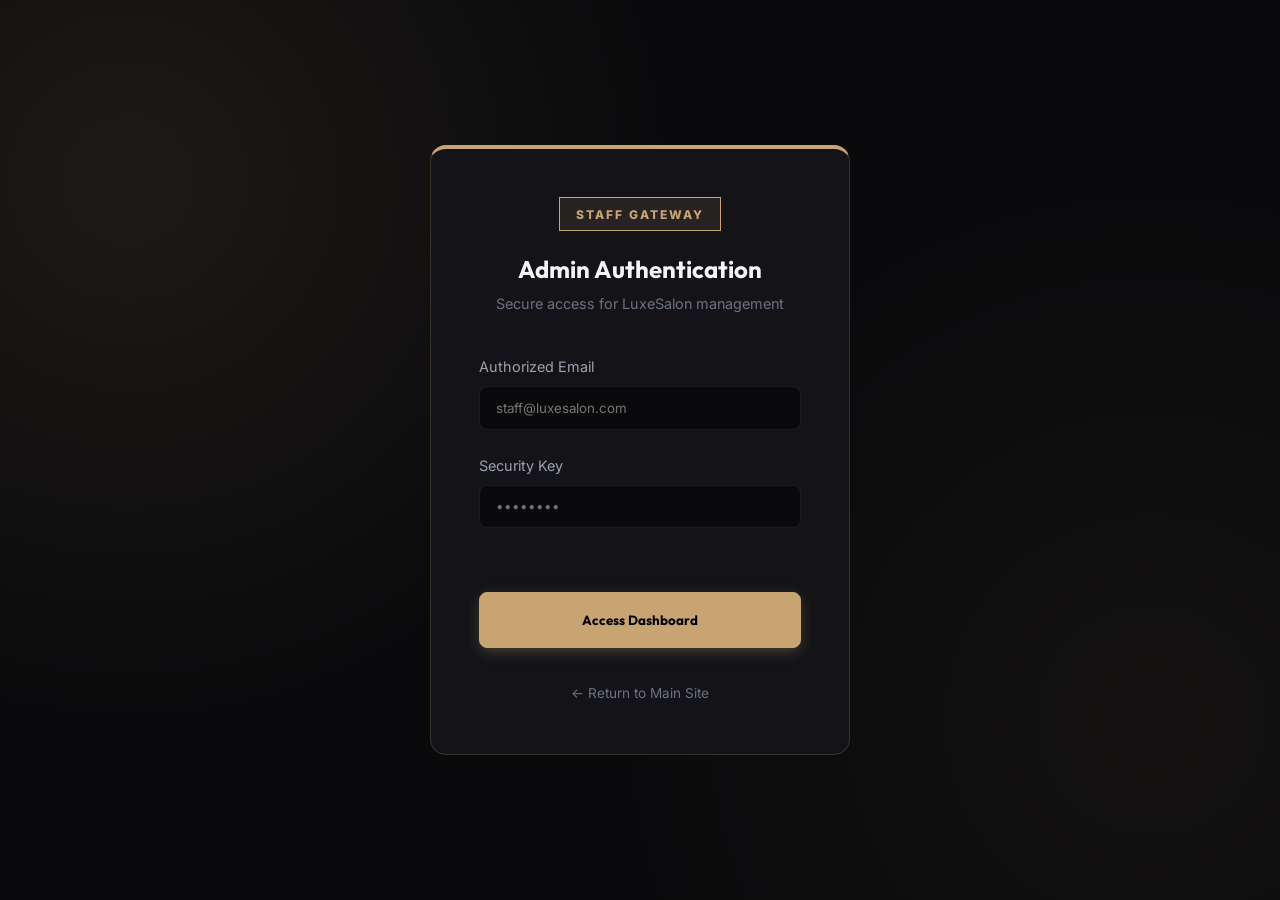
<file: src/main/webapp/admin.html>
<!DOCTYPE html>
<html>
<head>
    <meta http-equiv="refresh" content="0; url=pages/admin_login.html">
    <script type="text/javascript">
        window.location.href = "pages/admin_login.html"
    </script>
    <title>Redirecting...</title>
</head>
<body>
    If you are not redirected, <a href="pages/admin_login.html">click here</a>.
</body>
</html>
</file>
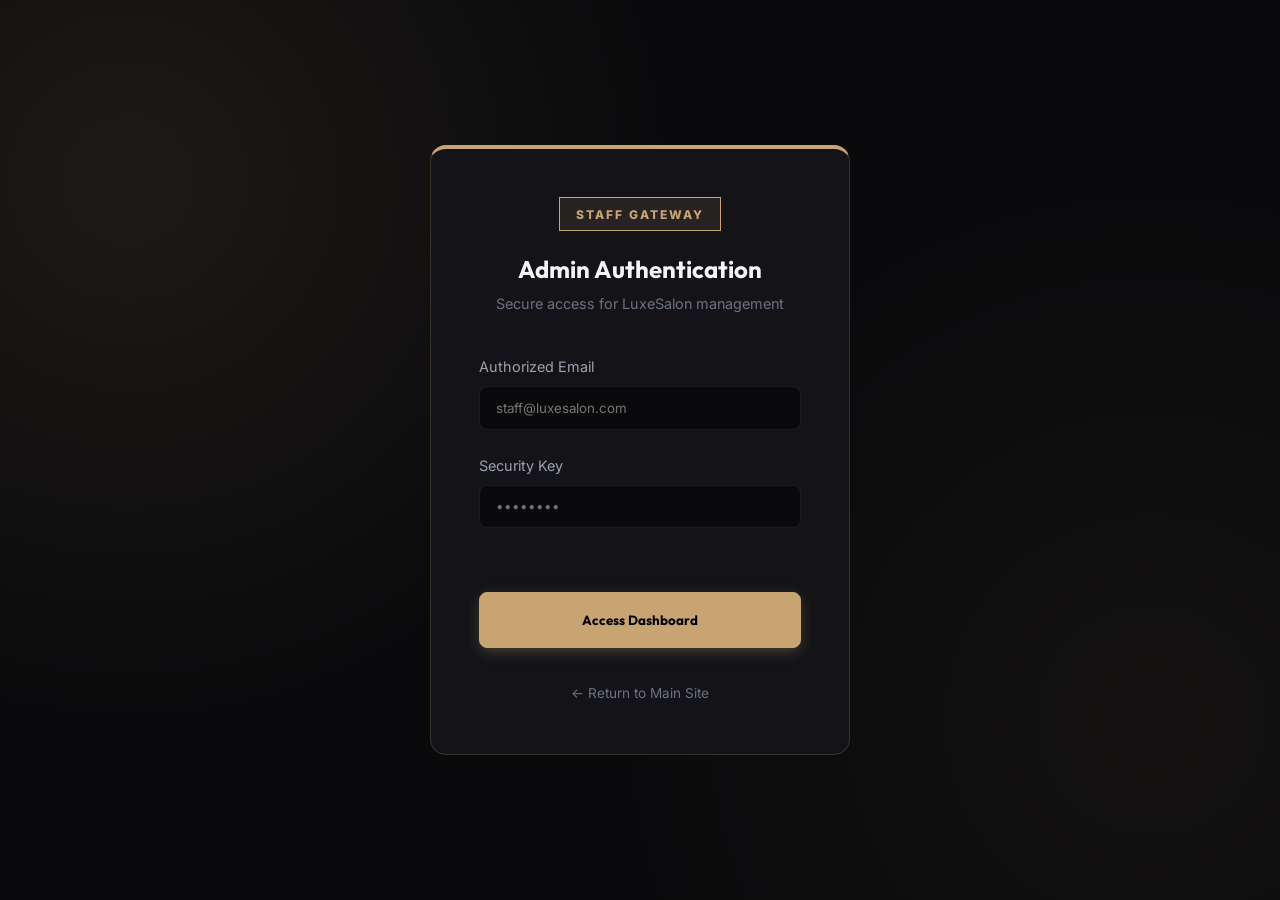
<file: src/main/webapp/pages/admin_login.html>
<!DOCTYPE html>
<html lang="en" data-theme="dark">
<head>
    <meta charset="UTF-8">
    <meta name="viewport" content="width=device-width, initial-scale=1.0">
    <title>Admin Portal Login - LuxeSalon</title>
    <link href="https://fonts.googleapis.com/css2?family=Inter:wght@300;400;500;600&family=Outfit:wght@300;400;500;700;800&display=swap" rel="stylesheet">
    <link rel="stylesheet" href="../css/style.css">
    <style>
        body {
            background: #0a0a0c;
        }
        .admin-login-wrapper {
            height: 100vh;
            display: flex;
            align-items: center;
            justify-content: center;
            background: radial-gradient(circle at 10% 20%, rgba(201, 164, 115, 0.1) 0%, transparent 40%),
                        radial-gradient(circle at 90% 80%, rgba(201, 164, 115, 0.05) 0%, transparent 40%);
        }
        .admin-login-card {
            width: 100%;
            max-width: 420px;
            padding: 3rem;
            border: 1px solid rgba(201, 164, 115, 0.2);
            border-top: 4px solid var(--primary);
        }
        .admin-badge {
            display: inline-block;
            padding: 0.4rem 1rem;
            background: rgba(201, 164, 115, 0.1);
            color: var(--primary);
            border: 1px solid var(--primary);
            font-size: 0.75rem;
            font-weight: 800;
            letter-spacing: 2px;
            margin-bottom: 1.5rem;
            text-transform: uppercase;
        }
    </style>
</head>
<body>
    <div class="admin-login-wrapper">
        <div class="admin-login-card glass-card fade-in-up">
            <div style="text-align: center;">
                <div class="admin-badge">Staff Gateway</div>
                <h2 style="margin-bottom: 0.5rem;">Admin Authentication</h2>
                <p style="color: var(--text-muted); font-size: 0.9rem; margin-bottom: 2.5rem;">Secure access for LuxeSalon management</p>
            </div>

            <form id="adminLoginForm" autocomplete="off">
                <div class="form-group">
                    <label for="admin_email">Authorized Email</label>
                    <input type="email" id="admin_email" class="form-control" placeholder="staff@luxesalon.com" required>
                </div>
                <div class="form-group" style="margin-top: 1.5rem;">
                    <label for="admin_pass">Security Key</label>
                    <input type="password" id="admin_pass" class="form-control" placeholder="••••••••" required>
                </div>
                
                <button type="submit" class="btn-primary" style="width: 100%; margin-top: 2.5rem; height: 3.5rem; font-weight: 700;">
                    Access Dashboard
                </button>
            </form>
            
            <div style="text-align: center; margin-top: 2rem;">
                <a href="../index.html" style="color: var(--text-muted); font-size: 0.85rem; text-decoration: none;">&larr; Return to Main Site</a>
            </div>
        </div>
    </div>

    <script>
        document.getElementById('adminLoginForm').addEventListener('submit', async (e) => {
            e.preventDefault();
            const email = document.getElementById('admin_email').value;
            const password = document.getElementById('admin_pass').value;

            try {
                const res = await fetch('/api/login', {
                    method: 'POST',
                    headers: { 'Content-Type': 'application/json' },
                    body: JSON.stringify({ email, password })
                });
                const data = await res.json();

                if (data.status === 'success' && data.role === 'admin') {
                    window.location.href = 'admin.html';
                } else if (data.role !== 'admin') {
                    alert('Access Denied: This portal is for administrators only.');
                } else {
                    alert(data.message || 'Authentication failed');
                }
            } catch (err) {
                alert('Connection error');
            }
        });
    </script>
</body>
</html>
</file>
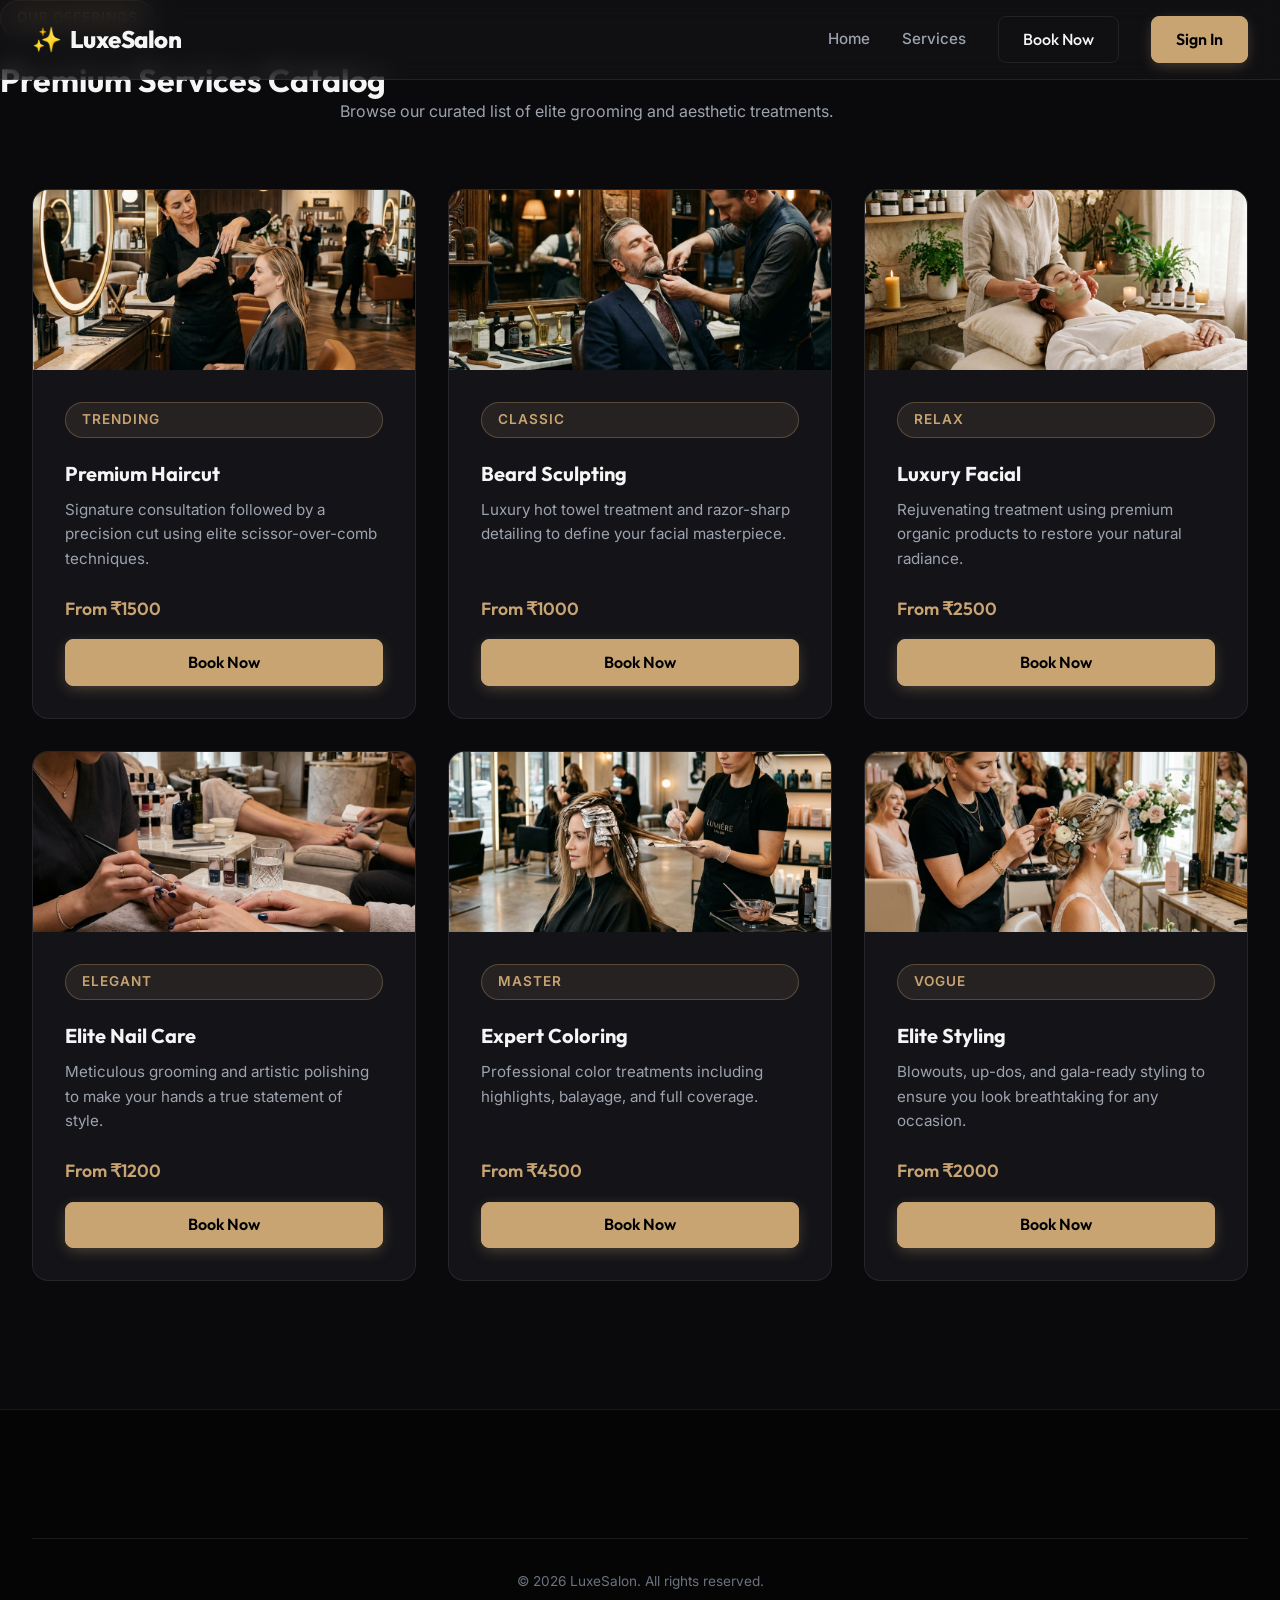
<file: src/main/webapp/pages/services.html>
<!DOCTYPE html>
<html lang="en" data-theme="dark">
<head>
    <meta charset="UTF-8">
    <meta name="viewport" content="width=device-width, initial-scale=1.0">
    <title>Services - LuxeSalon</title>
    <link href="https://fonts.googleapis.com/css2?family=Inter:wght@300;400;500;600&family=Outfit:wght@300;400;500;700;800&display=swap" rel="stylesheet">
    <link rel="stylesheet" href="../css/style.css">
</head>
<body>
    <nav class="navbar glass">
        <div class="nav-container">
            <a href="../index.html" class="logo">
                <span class="logo-icon">&#10024;</span> LuxeSalon
            </a>
            <div class="nav-links">
                <a href="../index.html">Home</a>
                <a href="services.html" class="active">Services</a>
                <a href="booking.html" class="btn-outline">Book Now</a>
                <a href="login.html" class="btn-primary">Sign In</a>
            </div>
        </div>
    </nav>

    <div class="page-header">
        <div class="badge fade-in-up">Our Offerings</div>
        <h1 class="fade-in-up delay-1">Premium Services Catalog</h1>
        <p class="fade-in-up delay-2" style="max-width: 600px; margin: 0 auto; color: var(--text-secondary);">Browse our curated list of elite grooming and aesthetic treatments.</p>
    </div>

    <section class="services-teaser" style="padding-top: 4rem;">
        <div class="services-grid" id="servicesList">
            <!-- Haircut Service Card -->
            <div class="glass-card service-card fade-in-up delay-1">
                <div class="service-img-container">
                    <img src="../assets/images/haircut.png" alt="Premium Haircut">
                </div>
                <div class="service-card-content">
                    <span class="badge">Trending</span>
                    <h3>Premium Haircut</h3>
                    <p>Signature consultation followed by a precision cut using elite scissor-over-comb techniques.</p>
                    <div class="price">From ₹1500</div>
                    <a href="booking.html?service=haircut" class="btn btn-primary" style="margin-top: 1rem;">Book Now</a>
                </div>
            </div>

            <!-- Beard Service Card -->
            <div class="glass-card service-card fade-in-up delay-2">
                <div class="service-img-container">
                    <img src="../assets/images/beard.png" alt="Beard Sculpting">
                </div>
                <div class="service-card-content">
                    <span class="badge">Classic</span>
                    <h3>Beard Sculpting</h3>
                    <p>Luxury hot towel treatment and razor-sharp detailing to define your facial masterpiece.</p>
                    <div class="price">From ₹1000</div>
                    <a href="booking.html?service=beard" class="btn btn-primary" style="margin-top: 1rem;">Book Now</a>
                </div>
            </div>

            <!-- Facial Service Card -->
            <div class="glass-card service-card fade-in-up delay-3">
                <div class="service-img-container">
                    <img src="../assets/images/facial.png" alt="Luxury Facial">
                </div>
                <div class="service-card-content">
                    <span class="badge">Relax</span>
                    <h3>Luxury Facial</h3>
                    <p>Rejuvenating treatment using premium organic products to restore your natural radiance.</p>
                    <div class="price">From ₹2500</div>
                    <a href="booking.html?service=facial" class="btn btn-primary" style="margin-top: 1rem;">Book Now</a>
                </div>
            </div>

            <!-- Nails Service Card -->
            <div class="glass-card service-card fade-in-up">
                <div class="service-img-container">
                    <img src="../assets/images/nails.png" alt="Nail Care">
                </div>
                <div class="service-card-content">
                    <span class="badge">Elegant</span>
                    <h3>Elite Nail Care</h3>
                    <p>Meticulous grooming and artistic polishing to make your hands a true statement of style.</p>
                    <div class="price">From ₹1200</div>
                    <a href="booking.html?service=nails" class="btn btn-primary" style="margin-top: 1rem;">Book Now</a>
                </div>
            </div>

            <!-- Coloring Service Card -->
            <div class="glass-card service-card fade-in-up delay-1">
                <div class="service-img-container">
                    <img src="../assets/images/coloring.png" alt="Expert Coloring">
                </div>
                <div class="service-card-content">
                    <span class="badge">Master</span>
                    <h3>Expert Coloring</h3>
                    <p>Professional color treatments including highlights, balayage, and full coverage.</p>
                    <div class="price">From ₹4500</div>
                    <a href="booking.html?service=coloring" class="btn btn-primary" style="margin-top: 1rem;">Book Now</a>
                </div>
            </div>

            <!-- Styling Service Card -->
            <div class="glass-card service-card fade-in-up delay-2">
                <div class="service-img-container">
                    <img src="../assets/images/styling.png" alt="Elite Styling">
                </div>
                <div class="service-card-content">
                    <span class="badge">Vogue</span>
                    <h3>Elite Styling</h3>
                    <p>Blowouts, up-dos, and gala-ready styling to ensure you look breathtaking for any occasion.</p>
                    <div class="price">From ₹2000</div>
                    <a href="booking.html?service=styling" class="btn btn-primary" style="margin-top: 1rem;">Book Now</a>
                </div>
            </div>
        </div>
     </div>
        </div>
    </section>

    <script src="../js/services.js"></script>

    <footer>
        <div class="copyright">
            &copy; 2026 LuxeSalon. All rights reserved.
        </div>
    </footer>
</body>
</html>
</file>
<file: src/main/webapp/css/style.css>
/* ==============================
   DESIGN TOKENS & VARIABLES
   ============================== */
:root {
    /* Colors - Luxe Salon Dark Mode (Default) */
    --bg-base: #0a0a0c;
    --bg-surface: #141418;
    --bg-glass: rgba(20, 20, 24, 0.6);
    --bg-glass-hover: rgba(30, 30, 38, 0.8);
    
    --primary: #c9a473; /* Gold */
    --primary-hover: #e8c696;
    --primary-glow: rgba(201, 164, 115, 0.4);
    --secondary: #e91e63; /* Pink accent */
    
    --text-primary: #f5f5f5;
    --text-secondary: #9ca3af;
    --text-muted: #6b7280;
    
    --border-light: rgba(255, 255, 255, 0.08);
    --border-focus: rgba(201, 164, 115, 0.3);

    --font-heading: 'Outfit', sans-serif;
    --font-body: 'Inter', sans-serif;
    --nav-height: 80px;
    --transition-base: 0.3s cubic-bezier(0.4, 0, 0.2, 1);
    --transition-fast: 0.15s ease;
    --transition-slow: 0.8s cubic-bezier(0.4, 0, 0.2, 1);
}

[data-theme="light"] {
    --bg-base: #f9f9fb;
    --bg-surface: #ffffff;
    --bg-glass: rgba(255, 255, 255, 0.7);
    --bg-glass-hover: rgba(255, 255, 255, 0.9);
    
    --primary: #8d6e63; /* Deep Brown */
    --primary-hover: #6d4c41;
    --primary-glow: rgba(141, 110, 99, 0.2);
    
    --text-primary: #1a1a1a;
    --text-secondary: #4b5563;
    --text-muted: #9ca3af;
    
    --border-light: rgba(0, 0, 0, 0.05);
    --border-focus: rgba(141, 110, 99, 0.2);
}

/* ==============================
   GLOBAL RESETS & BASE
   ============================== */
* {
    margin: 0;
    padding: 0;
    box-sizing: border-box;
}

body {
    background-color: var(--bg-base);
    color: var(--text-primary);
    font-family: var(--font-body);
    font-size: 16px;
    line-height: 1.6;
    overflow-x: hidden;
}

h1, h2, h3, h4, h5, h6 {
    font-family: var(--font-heading);
    font-weight: 700;
    line-height: 1.2;
    color: var(--text-primary);
}

a {
    color: inherit;
    text-decoration: none;
    transition: color var(--transition-fast);
}

/* ==============================
   UTILITIES & COMPONENTS
   ============================== */
.glass {
    background: var(--bg-glass);
    backdrop-filter: blur(12px);
    -webkit-backdrop-filter: blur(12px);
    border-bottom: 1px solid var(--border-light);
}

.glass-card {
    background: var(--bg-surface);
    border: 1px solid var(--border-light);
    border-radius: 16px;
    padding: 2rem;
    transition: all var(--transition-base);
}

.hover-lift:hover {
    transform: translateY(-8px);
    border-color: var(--primary-glow);
    box-shadow: 0 10px 40px -10px rgba(0,0,0,0.5), 0 0 20px -5px var(--primary-glow);
}

/* Buttons */
.btn-primary {
    display: inline-flex;
    align-items: center;
    justify-content: center;
    padding: 0.6rem 1.5rem;
    background: var(--primary);
    color: #000;
    font-family: var(--font-heading);
    font-weight: 600;
    border-radius: 8px;
    border: 1px solid var(--primary);
    cursor: pointer;
    transition: all var(--transition-fast);
    box-shadow: 0 4px 15px -3px var(--primary-glow);
}
.btn-primary:hover {
    background: var(--primary-hover);
    box-shadow: 0 8px 25px -5px var(--primary-glow);
    transform: translateY(-2px);
}

.btn-outline {
    display: inline-flex;
    align-items: center;
    justify-content: center;
    padding: 0.6rem 1.5rem;
    background: transparent;
    color: var(--text-primary);
    font-family: var(--font-heading);
    font-weight: 500;
    border-radius: 8px;
    border: 1px solid var(--border-light);
    cursor: pointer;
    transition: all var(--transition-fast);
}
.btn-outline:hover {
    border-color: var(--primary);
    color: var(--primary);
}

.btn-primary.large, .btn-outline.large {
    padding: 1rem 2.5rem;
    font-size: 1.125rem;
}

.btn-text {
    color: var(--primary);
    font-weight: 500;
}
.btn-text:hover {
    color: var(--primary-hover);
    text-decoration: underline;
}

/* Form Styles */
.form-group {
    margin-bottom: 1.5rem;
}
.form-group label {
    display: block;
    margin-bottom: 0.5rem;
    font-size: 0.9rem;
    color: var(--text-secondary);
}
.form-control {
    width: 100%;
    padding: 0.8rem 1rem;
    background: var(--bg-base);
    border: 1px solid var(--border-light);
    border-radius: 8px;
    color: var(--text-primary);
    font-family: var(--font-body);
    transition: border-color var(--transition-fast);
}
.form-control:focus {
    outline: none;
    border-color: var(--primary);
    box-shadow: 0 0 0 3px var(--border-focus);
}

/* ==============================
   LAYOUT & SECTIONS
   ============================== */
/* Navbar */
.navbar {
    position: fixed;
    top: 0;
    width: 100%;
    height: var(--nav-height);
    z-index: 1000;
    display: flex;
    align-items: center;
}
.nav-container {
    width: 100%;
    max-width: var(--container-max);
    margin: 0 auto;
    padding: 0 2rem;
    display: flex;
    justify-content: space-between;
    align-items: center;
}
.logo {
    font-family: var(--font-heading);
    font-size: 1.5rem;
    font-weight: 800;
    letter-spacing: -0.5px;
    display: flex;
    align-items: center;
    gap: 0.5rem;
}
.logo-icon {
    color: var(--primary);
}
.nav-links {
    display: flex;
    align-items: center;
    gap: 2rem;
}
.nav-links a:not(.btn-primary):not(.btn-outline) {
    font-size: 0.95rem;
    font-weight: 500;
    color: var(--text-secondary);
}
.nav-links a.active, .nav-links a:hover:not(.btn-primary):not(.btn-outline) {
    color: var(--text-primary);
}

/* Hero Section */
.hero {
    min-height: 100vh;
    display: flex;
    align-items: center;
    justify-content: center;
    position: relative;
    padding: 0 2rem;
    background: radial-gradient(circle at center 30%, rgba(20, 20, 24, 0) 0%, var(--bg-base) 100%);
}
.hero::before {
    content: '';
    position: absolute;
    top: 0; left: 0; width: 100%; height: 100%;
    /* Subtle geometric or gradient backgrop */
    background: 
        radial-gradient(circle at 15% 50%, rgba(201, 164, 115, 0.05) 0%, transparent 50%),
        radial-gradient(circle at 85% 30%, rgba(201, 164, 115, 0.08) 0%, transparent 50%);
    z-index: -1;
}
.hero-content {
    max-width: 800px;
    text-align: center;
    margin-top: var(--nav-height);
}
.badge {
    display: inline-block;
    padding: 0.4rem 1rem;
    border-radius: 50px;
    background: rgba(201, 164, 115, 0.1);
    color: var(--primary);
    font-size: 0.85rem;
    font-weight: 600;
    letter-spacing: 1px;
    text-transform: uppercase;
    margin-bottom: 1.5rem;
    border: 1px solid var(--border-focus);
}
.hero h1 {
    font-size: clamp(3rem, 5vw, 5.5rem);
    margin-bottom: 1.5rem;
    letter-spacing: -1px;
}
.hero h1 span {
    background: linear-gradient(135deg, #fff 0%, var(--primary) 100%);
    -webkit-background-clip: text;
    background-clip: text;
    -webkit-text-fill-color: transparent;
}
.hero p {
    font-size: 1.2rem;
    color: var(--text-secondary);
    margin-bottom: 2.5rem;
    max-width: 600px;
    margin-inline: auto;
}
.hero-actions {
    display: flex;
    gap: 1rem;
    justify-content: center;
}

/* Sections */
.services-teaser {
    padding: 8rem 2rem;
    max-width: var(--container-max);
    margin: 0 auto;
}
.section-header {
    text-align: center;
    margin-bottom: 4rem;
}
.section-header h2 {
    font-size: 2.5rem;
    margin-bottom: 0.5rem;
}
.section-header p {
    color: var(--text-secondary);
    font-size: 1.1rem;
}

.services-grid {
    display: grid;
    grid-template-columns: repeat(auto-fit, minmax(300px, 1fr));
    gap: 2rem;
}
.service-card {
    padding: 0;
    overflow: hidden;
    display: flex;
    flex-direction: column;
}

.service-img-container {
    height: 180px;
    overflow: hidden;
    position: relative;
}

.service-img-container img {
    width: 100%;
    height: 100%;
    object-fit: cover;
    transition: transform 0.6s cubic-bezier(0.4, 0, 0.2, 1);
}

.service-card:hover .service-img-container img {
    transform: scale(1.1);
}

.service-card-content {
    padding: 2rem;
    flex-grow: 1;
    display: flex;
    flex-direction: column;
}

.service-card h3 {
    font-size: 1.25rem;
    margin-bottom: 0.75rem;
}

.service-card p {
    color: var(--text-secondary);
    font-size: 0.95rem;
    margin-bottom: 1.5rem;
    flex-grow: 1;
}

.service-card .price {
    font-family: var(--font-heading);
    color: var(--primary);
    font-weight: 600;
    font-size: 1.1rem;
    margin-top: auto;
}

/* Style Gallery Styles */
.style-selector {
    display: flex;
    gap: 0.6rem;
    margin-top: 0;
    padding: 0.8rem;
    background: rgba(10, 10, 12, 0.6);
    backdrop-filter: blur(8px);
    border-top: 1px solid var(--border-light);
    position: absolute;
    bottom: 0;
    left: 0;
    width: 100%;
    z-index: 10;
}

.style-thumb {
    width: 35px;
    height: 35px;
    border-radius: 8px;
    overflow: hidden;
    cursor: pointer;
    border: 2px solid rgba(255, 255, 255, 0.1);
    transition: all var(--transition-base);
    background: #000;
}

.style-thumb:hover {
    transform: translateY(-2px) scale(1.05);
    border-color: var(--primary-glow);
    z-index: 11;
}

.style-thumb.active {
    border-color: var(--primary);
    box-shadow: 0 0 10px var(--primary-glow);
}

.style-thumb img {
    width: 100%;
    height: 100%;
    object-fit: cover;
    opacity: 0.5;
    transition: opacity var(--transition-fast);
}

.style-thumb:hover img, .style-thumb.active img {
    opacity: 1;
}

/* Floating Style Badge */
.style-badge {
    position: absolute;
    top: 1rem;
    right: 1rem;
    background: var(--bg-glass);
    backdrop-filter: blur(12px);
    border: 1px solid var(--primary);
    color: var(--primary);
    padding: 0.4rem 1rem;
    border-radius: 100px;
    font-size: 0.65rem;
    font-weight: 800;
    text-transform: uppercase;
    letter-spacing: 1px;
    z-index: 20;
    pointer-events: none;
    opacity: 0;
    transform: translateY(-5px);
    transition: all 0.4s var(--transition-slow);
}

.style-badge.show {
    opacity: 1;
    transform: translateY(0);
}

/* Image Crossfade Effect */
.service-img-container img {
    transition: opacity 0.3s ease, transform 0.6s cubic-bezier(0.4, 0, 0.2, 1);
}

.img-switching {
    opacity: 0;
}

/* Footer */
footer {
    border-top: 1px solid var(--border-light);
    padding: 4rem 2rem 2rem;
    background: #050505;
}
.footer-content {
    max-width: var(--container-max);
    margin: 0 auto;
    display: flex;
    justify-content: space-between;
    flex-wrap: wrap;
    gap: 3rem;
}
.brand p {
    color: var(--text-secondary);
    margin-top: 1rem;
    max-width: 300px;
    font-size: 0.9rem;
}
.links h4 {
    margin-bottom: 1.5rem;
}
.links a {
    display: block;
    color: var(--text-secondary);
    margin-bottom: 0.8rem;
    font-size: 0.95rem;
}
.links a:hover {
    color: var(--primary);
}
.copyright {
    text-align: center;
    color: var(--text-muted);
    font-size: 0.85rem;
    margin-top: 4rem;
    max-width: var(--container-max);
    margin-inline: auto;
    padding-top: 2rem;
    border-top: 1px solid var(--border-light);
}

/* ==============================
   ANIMATIONS
   ============================== */
.fade-in-up {
    opacity: 0;
    transform: translateY(30px);
    animation: fadeInUp 0.8s forwards var(--transition-slow);
}
.delay-1 { animation-delay: 0.2s; }
.delay-2 { animation-delay: 0.4s; }
.delay-3 { animation-delay: 0.6s; }

@keyframes fadeInUp {
    to {
        opacity: 1;
        transform: translateY(0);
    }
}

/* ==============================
   UI COMPONENTS & SPECIAL
   ============================== */

/* Theme Toggle */
.theme-toggle {
    background: var(--bg-glass);
    border: 1px solid var(--border-light);
    color: var(--text-primary);
    width: 40px; height: 40px;
    border-radius: 50%;
    display: flex; align-items: center; justify-content: center;
    cursor: pointer;
    transition: all var(--transition-base);
}
.theme-toggle:hover {
    background: var(--primary-glow);
    border-color: var(--primary);
}

/* Queue Status Card (Smart Salon) */
.queue-card-mini {
    background: linear-gradient(135deg, var(--bg-surface) 0%, var(--bg-glass) 100%);
    border: 1px solid var(--border-light);
    border-radius: 12px;
    padding: 1rem 1.5rem;
    display: flex;
    align-items: center;
    gap: 1.5rem;
    margin-top: 2rem;
    box-shadow: 0 4px 20px rgba(0,0,0,0.2);
}

/* Authentication Page Layouts */
.auth-container {
    min-height: calc(100vh - var(--nav-height));
    display: flex;
    align-items: center;
    justify-content: center;
    padding: 2rem;
    position: relative;
}

.auth-card {
    width: 100%;
    max-width: 450px;
    margin: 0 auto;
}

.now-serving-badge {
    background: var(--primary);
    color: #000;
    padding: 0.5rem 1rem;
    border-radius: 8px;
    font-weight: 800;
    font-family: var(--font-heading);
    font-size: 1.2rem;
    animation: pulse 2s infinite;
}
.wait-time-mini {
    color: var(--text-secondary);
    font-size: 0.9rem;
}
.wait-time-mini span {
    color: var(--primary);
    font-weight: 600;
}

/* Chatbot Floating Button */
.chatbot-trigger {
    position: fixed;
    bottom: 2rem;
    right: 2rem;
    width: 60px; height: 60px;
    background: var(--primary);
    color: #000;
    border-radius: 50%;
    display: flex; align-items: center; justify-content: center;
    font-size: 1.5rem;
    box-shadow: 0 10px 30px var(--primary-glow);
    cursor: pointer;
    z-index: 1000;
    transition: transform var(--transition-base);
}
.chatbot-trigger:hover {
    transform: scale(1.1) rotate(5deg);
}

/* Token Display */
.token-container {
    text-align: center;
    padding: 3rem;
    background: var(--bg-glass);
    border: 2px dashed var(--primary);
    border-radius: 20px;
    margin: 2rem 0;
}
.token-number {
    font-size: 4rem;
    font-family: var(--font-heading);
    font-weight: 800;
    color: var(--primary);
    letter-spacing: 2px;
    text-shadow: 0 0 20px var(--primary-glow);
}

/* AI Suggestion Card */
.ai-suggestion {
    border-left: 4px solid var(--secondary);
    background: rgba(233, 30, 99, 0.05);
    padding: 1rem;
    border-radius: 0 8px 8px 0;
    margin: 1rem 0;
}

@keyframes pulse {
    0% { transform: scale(1); box-shadow: 0 0 0 0 var(--primary-glow); }
    70% { transform: scale(1.05); box-shadow: 0 0 0 10px rgba(201, 164, 115, 0); }
    100% { transform: scale(1); box-shadow: 0 0 0 0 rgba(201, 164, 115, 0); }
}

@media (max-width: 768px) {
    .nav-links { display: none; }
    .hero h1 { font-size: 2.5rem; }
}

/* Live Queue Styles */
.queue-grid {
    width: 100%;
    margin-top: 1rem;
    overflow: hidden;
    padding: 0;
}
.queue-header {
    display: grid;
    grid-template-columns: 1fr 2fr 1fr 1fr;
    padding: 1.2rem 2rem;
    background: rgba(201, 164, 115, 0.05);
    border-bottom: 1px solid var(--border-light);
    font-weight: 700;
    font-family: var(--font-heading);
    color: var(--primary);
    text-transform: uppercase;
    font-size: 0.8rem;
    letter-spacing: 1px;
}
.queue-body {
    max-height: 500px;
    overflow-y: auto;
}
.queue-item {
    display: grid;
    grid-template-columns: 1fr 2fr 1fr 1fr;
    padding: 1.2rem 2rem;
    border-bottom: 1px solid var(--border-light);
    transition: background var(--transition-fast);
    align-items: center;
}
.queue-item:hover {
    background: rgba(255, 255, 255, 0.02);
}
.queue-item:last-child {
    border-bottom: none;
}
.queue-item .token {
    font-weight: 700;
    color: var(--primary);
    font-family: var(--font-heading);
}
.queue-item .status-badge {
    padding: 0.3rem 0.8rem;
    border-radius: 6px;
    font-size: 0.75rem;
    font-weight: 700;
    display: inline-block;
    text-align: center;
    width: fit-content;
    text-transform: uppercase;
}
.status-waiting {
    background: rgba(156, 163, 175, 0.1);
    color: var(--text-secondary);
    border: 1px solid var(--border-light);
}
.status-serving {
    background: rgba(201, 164, 115, 0.2);
    color: var(--primary);
    border: 1px solid var(--primary-glow);
    animation: pulse-border 2s infinite;
}
.queue-placeholder {
    padding: 4rem;
    text-align: center;
    color: var(--text-muted);
}

/* Advanced Live Queue Styles */
.live-indicator {
    display: inline-flex;
    align-items: center;
    gap: 0.5rem;
    font-size: 0.75rem;
    font-weight: 800;
    color: #ef4444;
    text-transform: uppercase;
    letter-spacing: 1px;
    margin-bottom: 0.5rem;
}
.pulse-dot {
    width: 8px;
    height: 8px;
    background: #ef4444;
    border-radius: 50%;
    box-shadow: 0 0 0 rgba(239, 68, 68, 0.4);
    animation: pulse-red 2s infinite;
}
@keyframes pulse-red {
    0% { transform: scale(0.95); box-shadow: 0 0 0 0 rgba(239, 68, 68, 0.7); }
    70% { transform: scale(1); box-shadow: 0 0 0 10px rgba(239, 68, 68, 0); }
    100% { transform: scale(0.95); box-shadow: 0 0 0 0 rgba(239, 68, 68, 0); }
}

.now-serving-advanced {
    display: flex;
    justify-content: center;
    margin-bottom: 3rem;
}
.serving-showcase {
    background: linear-gradient(135deg, rgba(201, 164, 115, 0.15) 0%, rgba(10, 10, 12, 0.4) 100%);
    border: 1px solid var(--primary);
    padding: 2.5rem;
    border-radius: 24px;
    text-align: center;
    position: relative;
    overflow: hidden;
    width: 100%;
    max-width: 500px;
}
.serving-showcase::after {
    content: '';
    position: absolute;
    top: -50%;
    left: -50%;
    width: 200%;
    height: 200%;
    background: radial-gradient(circle, rgba(201, 164, 115, 0.1) 0%, transparent 70%);
    animation: rotate 10s linear infinite;
    z-index: -1;
}
@keyframes rotate { from { transform: rotate(0deg); } to { transform: rotate(360deg); } }

.serving-token-large {
    font-size: 4rem;
    font-weight: 800;
    font-family: var(--font-heading);
    color: var(--primary);
    margin: 1rem 0;
    text-shadow: 0 0 20px rgba(201, 164, 115, 0.3);
}

.queue-cards-container {
    display: grid;
    grid-template-columns: repeat(auto-fill, minmax(280px, 1fr));
    gap: 1.5rem;
    margin-top: 2rem;
}
.wait-card {
    padding: 1.5rem;
    display: flex;
    align-items: center;
    gap: 1.2rem;
    border-left: 4px solid var(--border-light);
    transition: all var(--transition-base);
}
.wait-card:hover {
    border-left-color: var(--primary);
    transform: translateX(5px);
}
.wait-card.up-next {
    border-left-color: var(--secondary);
    background: rgba(201, 164, 115, 0.05);
}
.wait-token-box {
    width: 60px;
    height: 60px;
    background: rgba(201, 164, 115, 0.1);
    display: flex;
    align-items: center;
    justify-content: center;
    border-radius: 12px;
    font-weight: 800;
    color: var(--primary);
    font-size: 1.1rem;
}
.wait-details h4 { margin: 0; font-size: 1rem; }
.wait-details p { margin: 0; font-size: 0.8rem; color: var(--text-muted); }
.arrival-time { font-weight: 800; color: var(--secondary); margin-top: 0.3rem; }
</file>
